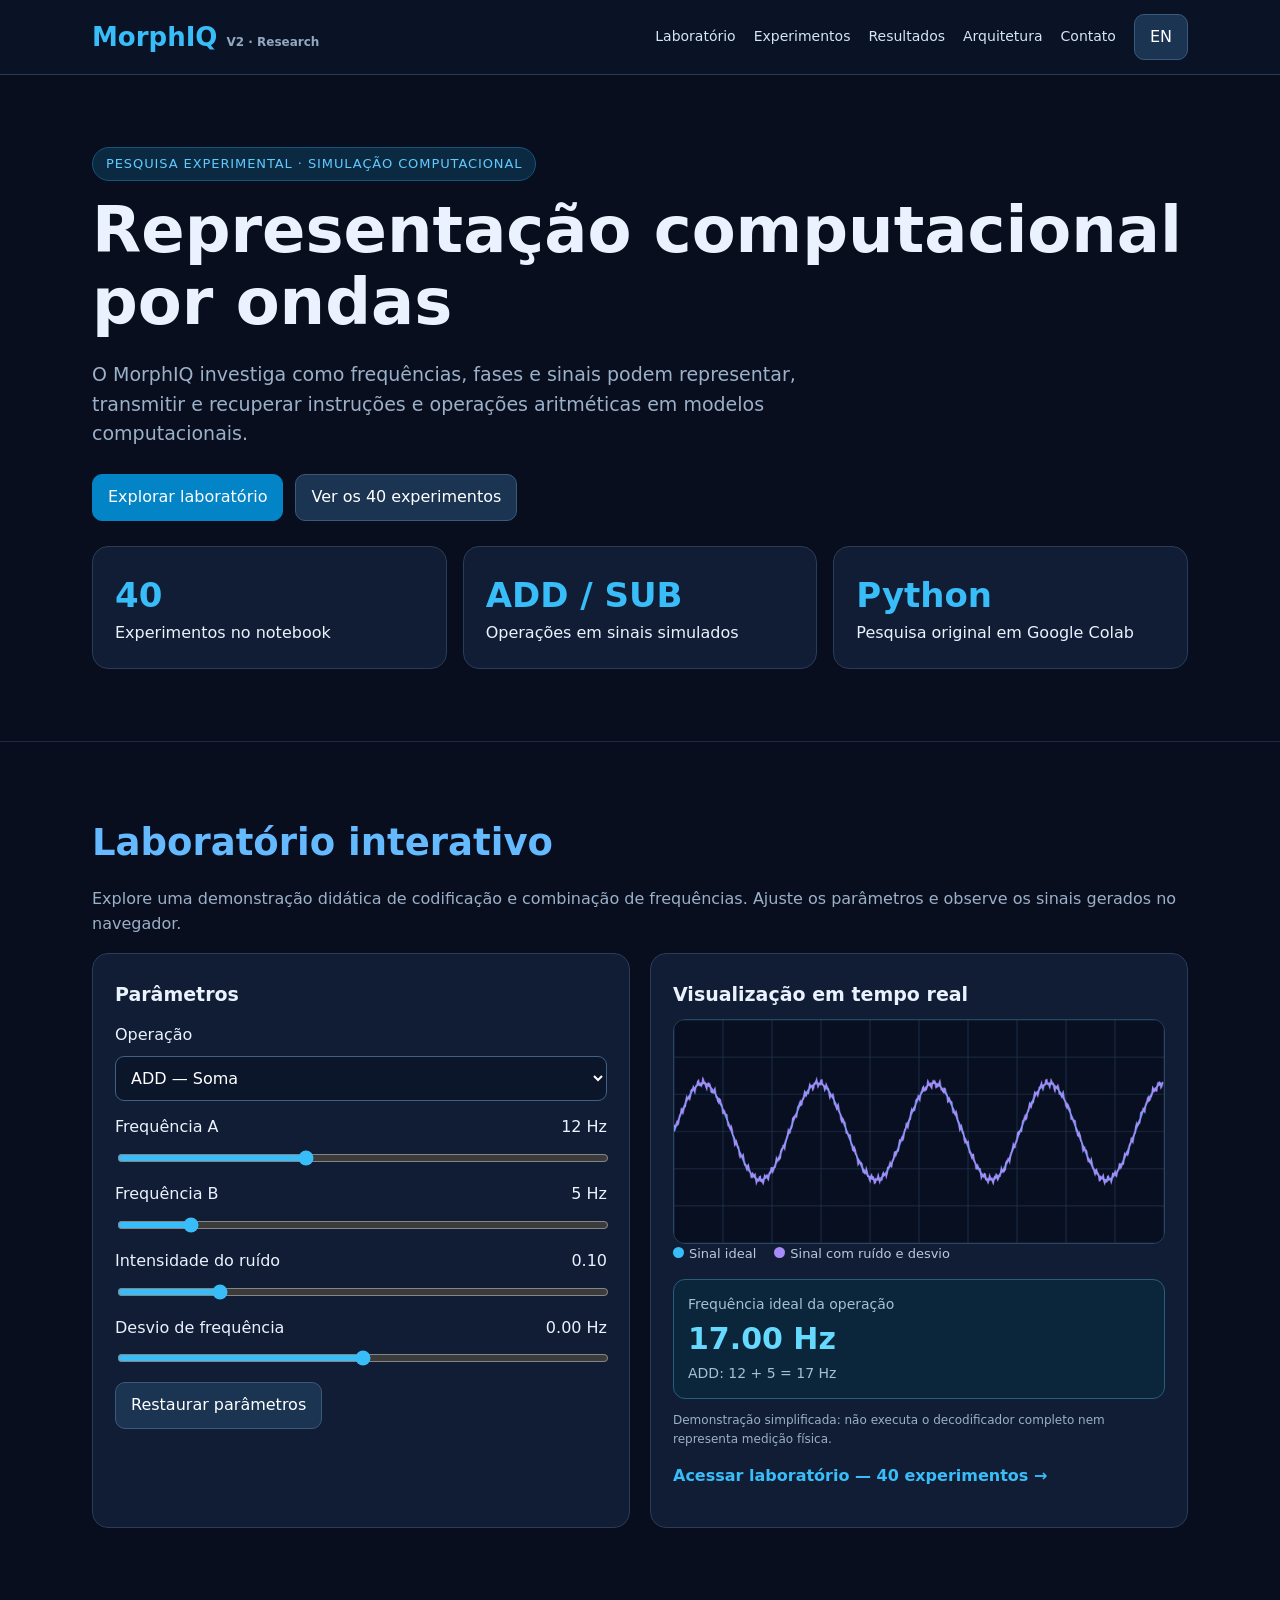
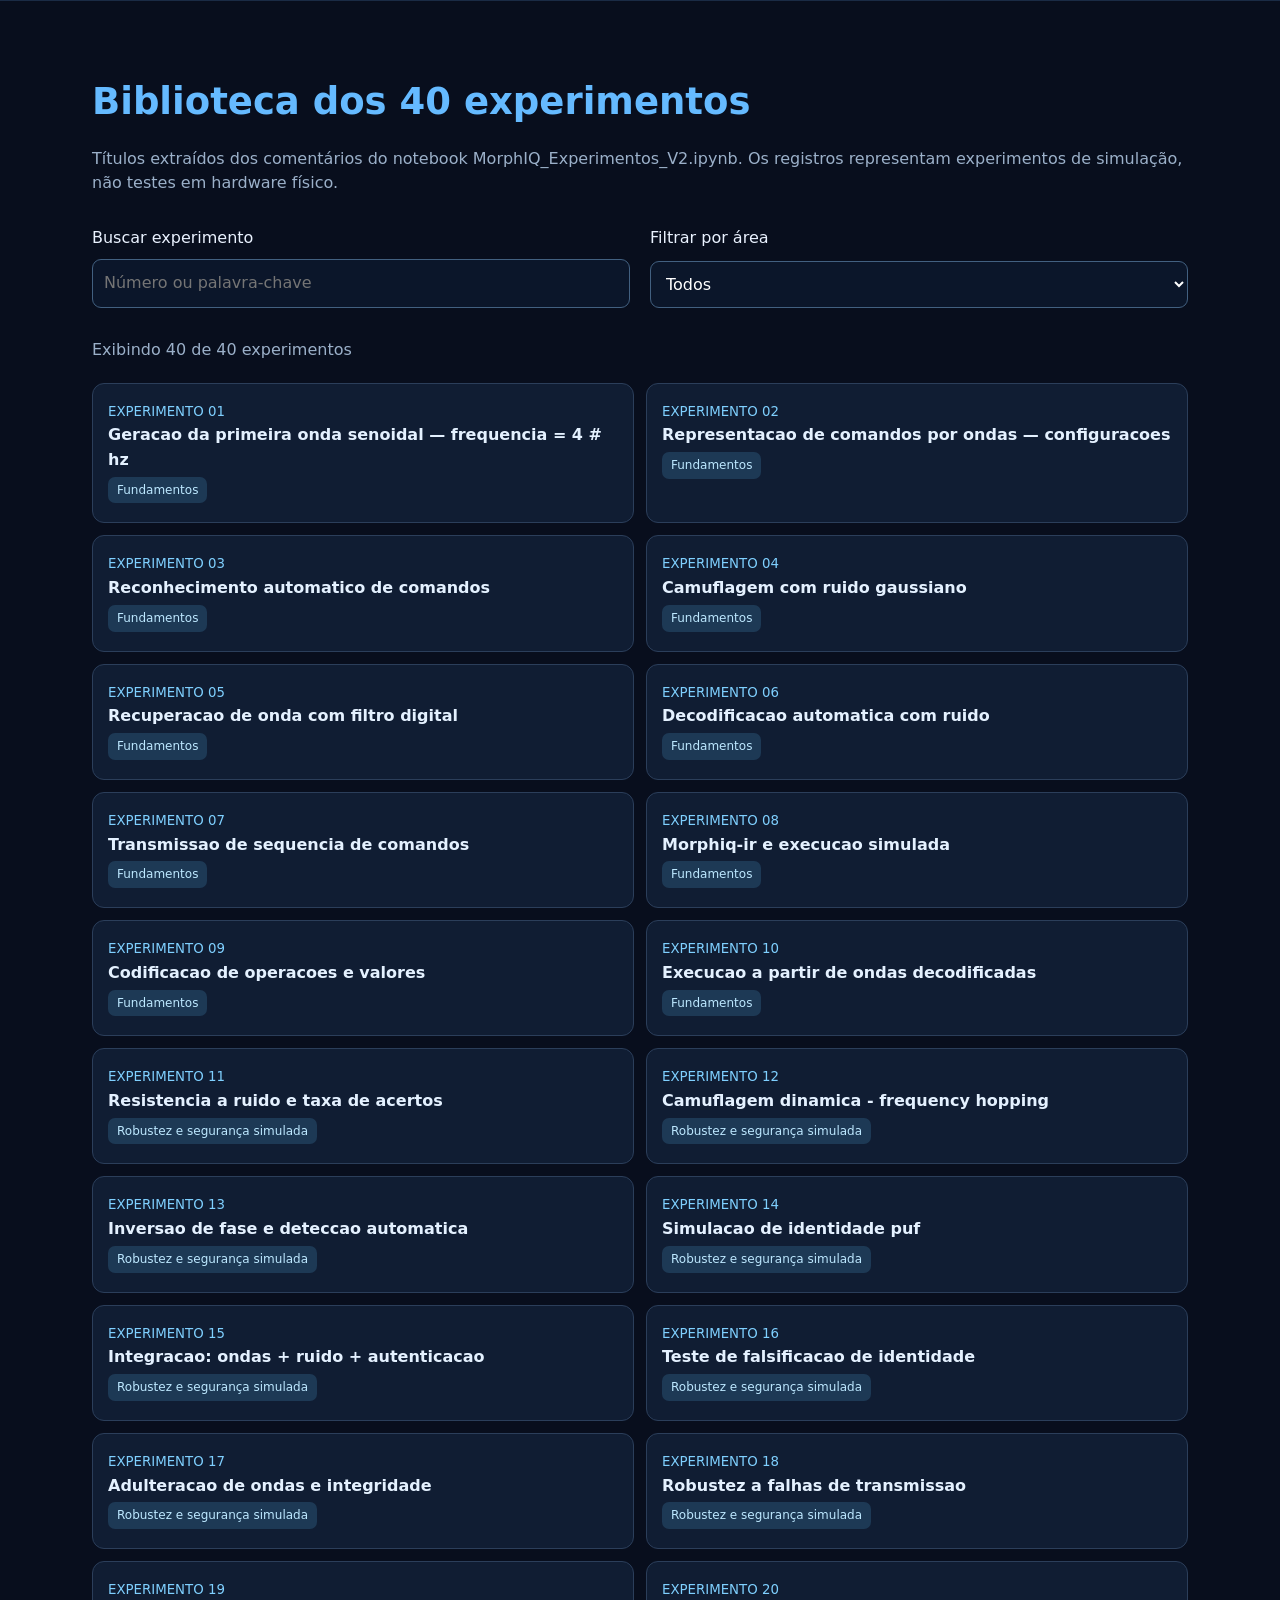
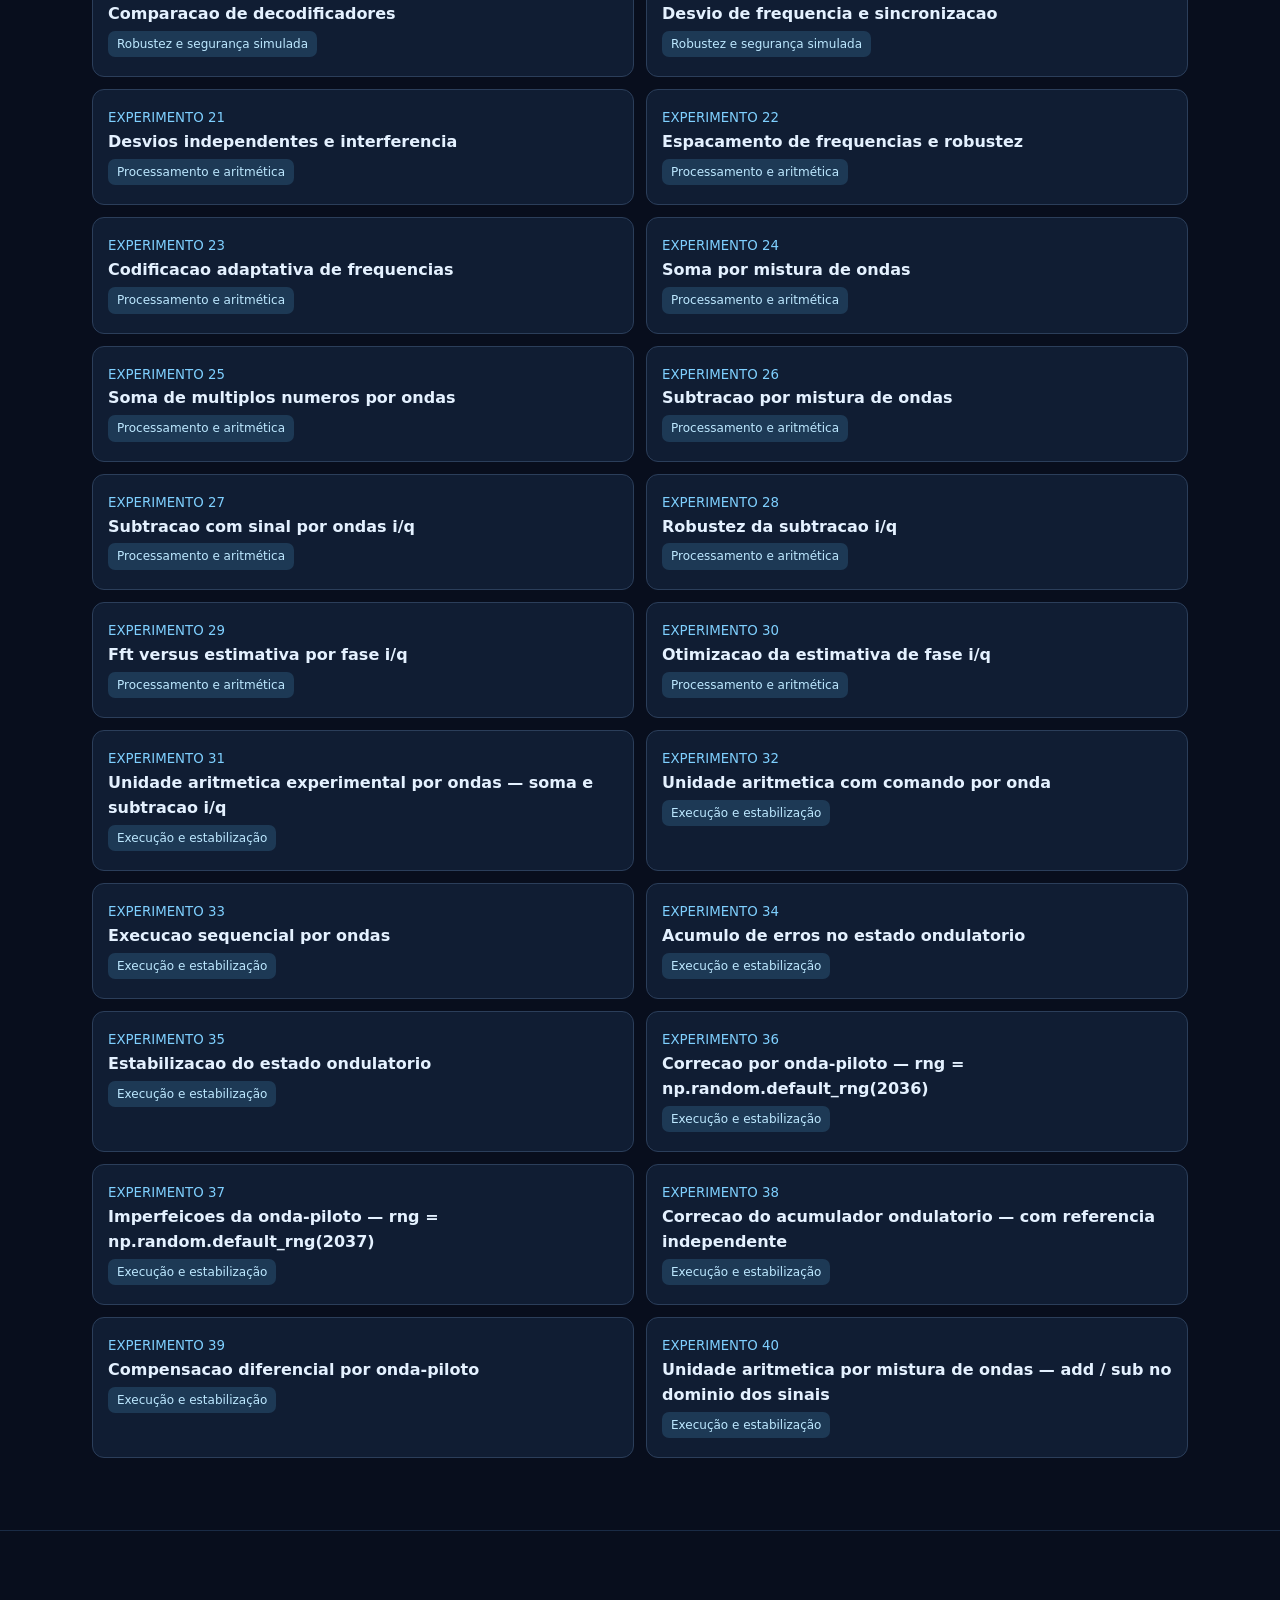
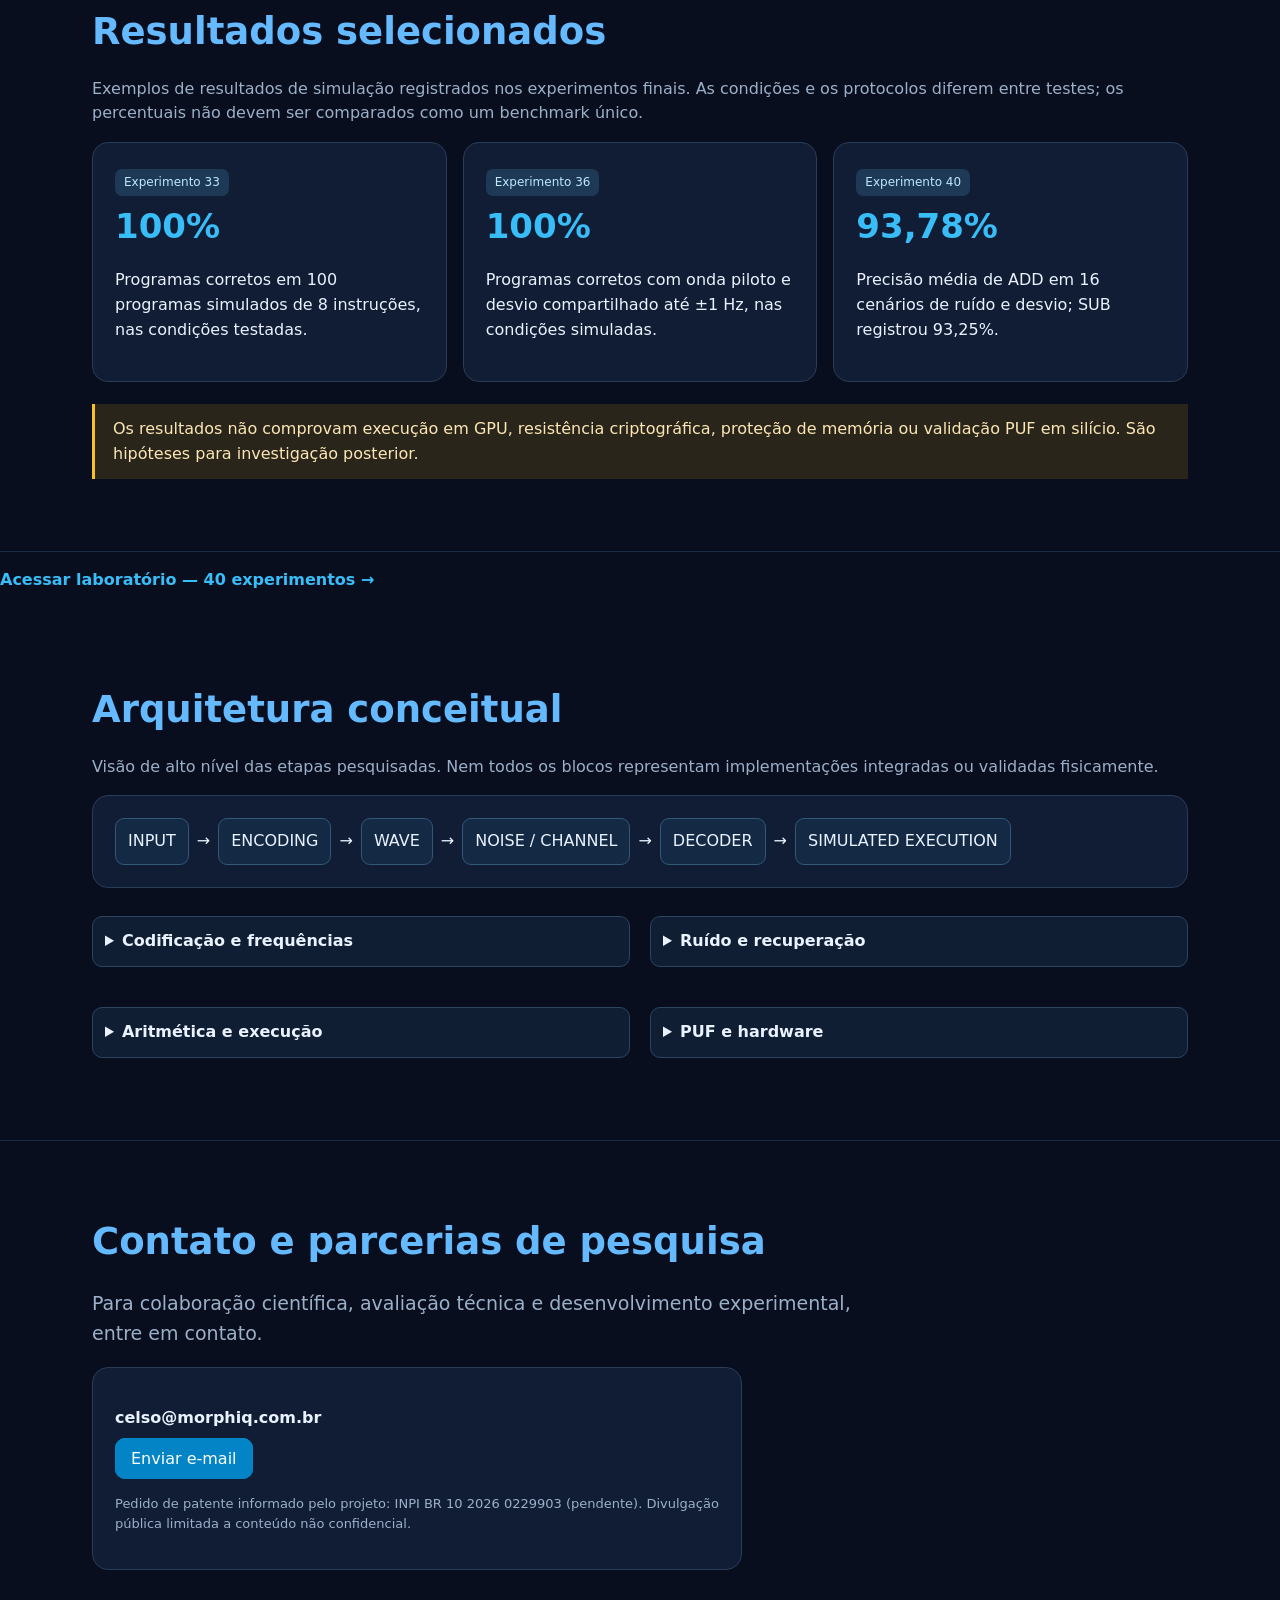
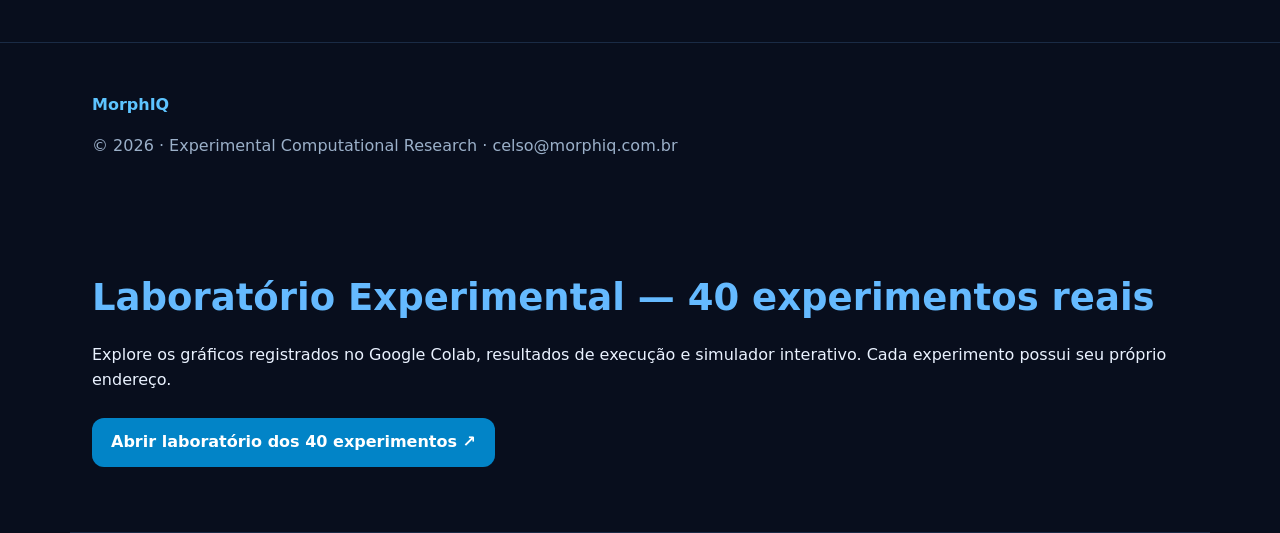
<file: index.html>
<!doctype html><html lang="pt-BR"><head><meta charset="utf-8"><meta name="viewport" content="width=device-width, initial-scale=1"><meta name="description" content="MorphIQ: pesquisa experimental de representação computacional por ondas, 40 experimentos e laboratório interativo."><title>MorphIQ V2 | Wave Computing Research</title><style>
:root{color-scheme:dark;--bg:#080e1d;--panel:#111d34;--panel2:#152641;--text:#eaf2ff;--muted:#9bb0c9;--line:#293c58;--blue:#38bdf8;--purple:#a78bfa;--green:#34d399}*{box-sizing:border-box}html{scroll-behavior:smooth}body{margin:0;background:var(--bg);color:var(--text);font:16px/1.55 system-ui,-apple-system,Segoe UI,sans-serif}a{color:inherit;text-decoration:none}button,input,select{font:inherit}button{cursor:pointer}header{position:sticky;top:0;z-index:5;background:#0b1426f2;border-bottom:1px solid var(--line)}.wrap{max-width:1140px;margin:auto;padding:0 22px}.nav{display:flex;align-items:center;justify-content:space-between;gap:16px;min-height:74px}.logo{font-size:26px;font-weight:850;color:var(--blue)}.links{display:flex;gap:18px;align-items:center;flex-wrap:wrap}.links a{font-size:14px;color:#d5e5f6}.links a:hover{color:var(--blue)}button,.btn{border:1px solid #3b597b;background:#1a3452;color:white;border-radius:10px;padding:10px 15px}.btn.primary,button.primary{background:#0284c7;border-color:#0284c7}.btn:hover,button:hover{filter:brightness(1.13)}section{padding:72px 0;border-bottom:1px solid #1a2b45}h1{font-size:clamp(36px,5vw,65px);line-height:1.12;margin:14px 0 22px}h2{font-size:clamp(27px,3vw,37px);margin:0 0 12px;color:#65baff}h3{margin:4px 0 10px;font-size:19px}.lead{font-size:19px;max-width:780px;color:var(--muted)}.muted{color:var(--muted)}.eyebrow{display:inline-block;border:1px solid #15547b;color:#62caff;background:#0b2a42;border-radius:25px;padding:6px 13px;font-size:13px;letter-spacing:.07em}.grid{display:grid;grid-template-columns:repeat(3,minmax(0,1fr));gap:16px}.two{display:grid;grid-template-columns:repeat(2,minmax(0,1fr));gap:20px}.card{background:var(--panel);border:1px solid var(--line);border-radius:16px;padding:22px;min-width:0}.stat{font-size:34px;color:var(--blue);font-weight:800}.field{display:grid;gap:8px;margin:14px 0}.field label{display:flex;justify-content:space-between;gap:10px}.field input[type=range]{width:100%;accent-color:#38bdf8}.field select,.field input[type=search]{width:100%;padding:11px;border-radius:9px;border:1px solid #426080;background:#0b162a;color:#fff}.tag{display:inline-block;padding:4px 9px;background:#1d3955;border-radius:7px;color:#bde8ff;font-size:12px;margin:4px 5px 4px 0}.chart{width:100%;height:auto;display:block;background:#080f20;border:1px solid #2a4564;border-radius:12px}.result{padding:14px;border:1px solid #285e7b;border-radius:12px;background:#0b253a}.big{font-size:30px;font-weight:800;color:#66d9ff}.exp-grid{display:grid;grid-template-columns:repeat(2,minmax(0,1fr));gap:12px;margin-top:20px}.exp{background:#101d33;border:1px solid #2b3e5a;border-radius:12px;padding:15px}.exp strong{display:block;color:#e4f1ff}.exp small{color:#7fd0ff}.steps{display:flex;gap:8px;align-items:center;flex-wrap:wrap}.steps span{background:#142a44;border:1px solid #315779;padding:10px 12px;border-radius:9px}.notice{border-left:3px solid #fbbf24;padding:13px 18px;background:#2a251b;color:#fce6b4;margin-top:22px}.footer{padding:50px 0}.hide{display:none!important}svg text{fill:#9bb0c9;font-size:11px}.legend{display:flex;gap:18px;flex-wrap:wrap;color:#b9c9dc;font-size:13px}.dot{display:inline-block;width:11px;height:11px;border-radius:50%;margin-right:5px}.metric{font-size:14px;color:#a6bfd7}details{border:1px solid #2b4561;border-radius:10px;padding:12px;margin:10px 0;background:#101e34}summary{cursor:pointer}details summary{cursor:pointer;font-weight:650}#labOutput{font-variant-numeric:tabular-nums}@media(max-width:760px){.links{gap:8px}.links a{font-size:12px}.nav{align-items:flex-start;flex-direction:column;padding:12px 0}.grid,.two,.exp-grid{grid-template-columns:1fr}section{padding:45px 0}.card{padding:17px}.wrap{padding:0 16px}}
</style></head><body>
<header><div class="wrap nav"><a class="logo" href="#inicio">MorphIQ <span style="font-size:12px;color:#93a7c1">V2 · Research</span></a><nav class="links" aria-label="Navegação"><a href="#laboratorio" data-i="navLab">Laboratório</a><a href="#experimentos" data-i="navExp">Experimentos</a><a href="#resultados" data-i="navRes">Resultados</a><a href="#arquitetura" data-i="navArch">Arquitetura</a><a href="#contato" data-i="navContact">Contato</a><button id="lang" type="button" aria-label="Trocar idioma">EN</button></nav></div></header>
<main><section id="inicio"><div class="wrap"><span class="eyebrow" data-i="stage">PESQUISA EXPERIMENTAL · SIMULAÇÃO COMPUTACIONAL</span><h1 data-i="hero">Representação computacional por ondas</h1><p class="lead" data-i="intro">O MorphIQ investiga como frequências, fases e sinais podem representar, transmitir e recuperar instruções e operações aritméticas em modelos computacionais.</p><div style="display:flex;gap:12px;flex-wrap:wrap;margin:25px 0"><a class="btn primary" href="#laboratorio" data-i="try">Explorar laboratório</a><a class="btn" href="#experimentos" data-i="see">Ver os 40 experimentos</a></div><div class="grid"><div class="card"><div class="stat">40</div><span data-i="stat1">Experimentos no notebook</span></div><div class="card"><div class="stat">ADD / SUB</div><span data-i="stat2">Operações em sinais simulados</span></div><div class="card"><div class="stat">Python</div><span data-i="stat3">Pesquisa original em Google Colab</span></div></div></div></section>
<section id="laboratorio"><div class="wrap"><h2 data-i="labTitle">Laboratório interativo</h2><p class="muted" data-i="labDesc">Explore uma demonstração didática de codificação e combinação de frequências. Ajuste os parâmetros e observe os sinais gerados no navegador.</p><div class="two"><div class="card"><h3 data-i="controls">Parâmetros</h3><div class="field"><label for="operation"><span data-i="operation">Operação</span></label><select id="operation"><option value="ADD">ADD — Soma</option><option value="SUB">SUB — Subtração</option></select></div><div class="field"><label for="fa"><span data-i="freqA">Frequência A</span><output id="faOut">12 Hz</output></label><input id="fa" type="range" min="1" max="30" value="12"></div><div class="field"><label for="fb"><span data-i="freqB">Frequência B</span><output id="fbOut">5 Hz</output></label><input id="fb" type="range" min="1" max="30" value="5"></div><div class="field"><label for="noise"><span data-i="noise">Intensidade do ruído</span><output id="noiseOut">0.10</output></label><input id="noise" type="range" min="0" max="0.5" step="0.05" value="0.10"></div><div class="field"><label for="drift"><span data-i="drift">Desvio de frequência</span><output id="driftOut">0.00 Hz</output></label><input id="drift" type="range" min="-1" max="1" step="0.05" value="0"></div><button type="button" id="reset" data-i="reset">Restaurar parâmetros</button></div><div class="card"><h3 data-i="live">Visualização em tempo real</h3><canvas id="wave" class="chart" width="660" height="300" aria-label="Sinais simulados"></canvas><div class="legend"><span><i class="dot" style="background:#38bdf8"></i><span data-i="ideal">Sinal ideal</span></span><span><i class="dot" style="background:#a78bfa"></i><span data-i="observed">Sinal com ruído e desvio</span></span></div><div class="result" style="margin-top:15px"><div class="metric" data-i="expected">Frequência ideal da operação</div><div id="labOutput" class="big">17.00 Hz</div><div class="metric" id="labNote">ADD: 12 + 5 = 17 Hz</div></div><p class="muted" style="font-size:12px" data-i="labCaveat">Demonstração simplificada: não executa o decodificador completo nem representa medição física.</p>
<p><a href="/laboratorio.html" style="color:#38bdf8;font-weight:bold;">Acessar laboratório — 40 experimentos →</a></p> </div></div></div></section>
<section id="experimentos"><div class="wrap"><h2 data-i="expTitle">Biblioteca dos 40 experimentos</h2><p class="muted" data-i="expDesc">Títulos extraídos dos comentários do notebook MorphIQ_Experimentos_V2.ipynb. Os registros representam experimentos de simulação, não testes em hardware físico.</p><div class="two"><div class="field"><label for="searchExp" data-i="search">Buscar experimento</label><input id="searchExp" type="search" placeholder="Número ou palavra-chave"></div><div class="field"><label for="group" data-i="filter">Filtrar por área</label><select id="group"><option value="all">Todos</option><option value="Fundamentos">1–10 · Fundamentos</option><option value="Robustez e segurança simulada">11–20 · Robustez</option><option value="Processamento e aritmética">21–30 · Processamento</option><option value="Execução e estabilização">31–40 · Execução</option></select></div></div><p id="count" class="muted"></p><div id="expList" class="exp-grid"></div></div></section>
<section id="resultados"><div class="wrap"><h2 data-i="resTitle">Resultados selecionados</h2><p class="muted" data-i="resDesc">Exemplos de resultados de simulação registrados nos experimentos finais. As condições e os protocolos diferem entre testes; os percentuais não devem ser comparados como um benchmark único.</p><div class="grid"><div class="card"><span class="tag">Experimento 33</span><div class="stat">100%</div><p data-i="r33">Programas corretos em 100 programas simulados de 8 instruções, nas condições testadas.</p></div><div class="card"><span class="tag">Experimento 36</span><div class="stat">100%</div><p data-i="r36">Programas corretos com onda piloto e desvio compartilhado até ±1 Hz, nas condições simuladas.</p></div><div class="card"><span class="tag">Experimento 40</span><div class="stat">93,78%</div><p data-i="r40">Precisão média de ADD em 16 cenários de ruído e desvio; SUB registrou 93,25%.</p></div></div><div class="notice" data-i="resNote">Os resultados não comprovam execução em GPU, resistência criptográfica, proteção de memória ou validação PUF em silício. São hipóteses para investigação posterior.</div></div></section><p><a href="/laboratorio.html" style="color:#38bdf8;font-weight:bold;">Acessar laboratório — 40 experimentos →</a></p>
<section id="arquitetura"><div class="wrap"><h2 data-i="archTitle">Arquitetura conceitual</h2><p class="muted" data-i="archDesc">Visão de alto nível das etapas pesquisadas. Nem todos os blocos representam implementações integradas ou validadas fisicamente.</p><div class="card"><div class="steps"><span>INPUT</span>→<span>ENCODING</span>→<span>WAVE</span>→<span>NOISE / CHANNEL</span>→<span>DECODER</span>→<span>SIMULATED EXECUTION</span></div></div><div class="two" style="margin-top:18px"><details><summary data-i="d1">Codificação e frequências</summary><p data-i="p1">Os comandos e operandos são mapeados para parâmetros de sinais no modelo computacional.</p></details><details><summary data-i="d2">Ruído e recuperação</summary><p data-i="p2">Os experimentos investigam filtragem, FFT, estimativa de fase e desempenho sob perturbações.</p></details><details><summary data-i="d3">Aritmética e execução</summary><p data-i="p3">Os testes finais exploram ADD, SUB, programas sequenciais e estabilização de estados.</p></details><details><summary data-i="d4">PUF e hardware</summary><p data-i="p4">A identidade PUF foi explorada por simulação; validação em silício e integração CUDA/GPU permanecem como trabalhos futuros.</p></details></div></div></section>
<section id="contato"><div class="wrap"><h2 data-i="contactTitle">Contato e parcerias de pesquisa</h2><p class="lead" data-i="contactDesc">Para colaboração científica, avaliação técnica e desenvolvimento experimental, entre em contato.</p><div class="card" style="max-width:650px"><p><strong>celso@morphiq.com.br</strong></p><a class="btn primary" href="mailto:celso@morphiq.com.br?subject=MorphIQ%20-%20Research%20Collaboration" data-i="email">Enviar e-mail</a><p class="muted" style="font-size:13px;margin-top:22px" data-i="patent">Pedido de patente informado pelo projeto: INPI BR 10 2026 0229903 (pendente). Divulgação pública limitada a conteúdo não confidencial.</p></div></div></section></main>
<footer class="footer"><div class="wrap"><strong style="color:#5dc4ff">MorphIQ</strong><p class="muted">© 2026 · Experimental Computational Research · celso@morphiq.com.br</p></div></footer>
<script>const EXPERIMENTS=[{"n": 1, "title": "Geracao da primeira onda senoidal — frequencia = 4       # hz", "group": "Fundamentos"}, {"n": 2, "title": "Representacao de comandos por ondas — configuracoes", "group": "Fundamentos"}, {"n": 3, "title": "Reconhecimento automatico de comandos", "group": "Fundamentos"}, {"n": 4, "title": "Camuflagem com ruido gaussiano", "group": "Fundamentos"}, {"n": 5, "title": "Recuperacao de onda com filtro digital", "group": "Fundamentos"}, {"n": 6, "title": "Decodificacao automatica com ruido", "group": "Fundamentos"}, {"n": 7, "title": "Transmissao de sequencia de comandos", "group": "Fundamentos"}, {"n": 8, "title": "Morphiq-ir e execucao simulada", "group": "Fundamentos"}, {"n": 9, "title": "Codificacao de operacoes e valores", "group": "Fundamentos"}, {"n": 10, "title": "Execucao a partir de ondas decodificadas", "group": "Fundamentos"}, {"n": 11, "title": "Resistencia a ruido e taxa de acertos", "group": "Robustez e segurança simulada"}, {"n": 12, "title": "Camuflagem dinamica - frequency hopping", "group": "Robustez e segurança simulada"}, {"n": 13, "title": "Inversao de fase e deteccao automatica", "group": "Robustez e segurança simulada"}, {"n": 14, "title": "Simulacao de identidade puf", "group": "Robustez e segurança simulada"}, {"n": 15, "title": "Integracao: ondas + ruido + autenticacao", "group": "Robustez e segurança simulada"}, {"n": 16, "title": "Teste de falsificacao de identidade", "group": "Robustez e segurança simulada"}, {"n": 17, "title": "Adulteracao de ondas e integridade", "group": "Robustez e segurança simulada"}, {"n": 18, "title": "Robustez a falhas de transmissao", "group": "Robustez e segurança simulada"}, {"n": 19, "title": "Comparacao de decodificadores", "group": "Robustez e segurança simulada"}, {"n": 20, "title": "Desvio de frequencia e sincronizacao", "group": "Robustez e segurança simulada"}, {"n": 21, "title": "Desvios independentes e interferencia", "group": "Processamento e aritmética"}, {"n": 22, "title": "Espacamento de frequencias e robustez", "group": "Processamento e aritmética"}, {"n": 23, "title": "Codificacao adaptativa de frequencias", "group": "Processamento e aritmética"}, {"n": 24, "title": "Soma por mistura de ondas", "group": "Processamento e aritmética"}, {"n": 25, "title": "Soma de multiplos numeros por ondas", "group": "Processamento e aritmética"}, {"n": 26, "title": "Subtracao por mistura de ondas", "group": "Processamento e aritmética"}, {"n": 27, "title": "Subtracao com sinal por ondas i/q", "group": "Processamento e aritmética"}, {"n": 28, "title": "Robustez da subtracao i/q", "group": "Processamento e aritmética"}, {"n": 29, "title": "Fft versus estimativa por fase i/q", "group": "Processamento e aritmética"}, {"n": 30, "title": "Otimizacao da estimativa de fase i/q", "group": "Processamento e aritmética"}, {"n": 31, "title": "Unidade aritmetica experimental por ondas — soma e subtracao i/q", "group": "Execução e estabilização"}, {"n": 32, "title": "Unidade aritmetica com comando por onda", "group": "Execução e estabilização"}, {"n": 33, "title": "Execucao sequencial por ondas", "group": "Execução e estabilização"}, {"n": 34, "title": "Acumulo de erros no estado ondulatorio", "group": "Execução e estabilização"}, {"n": 35, "title": "Estabilizacao do estado ondulatorio", "group": "Execução e estabilização"}, {"n": 36, "title": "Correcao por onda-piloto — rng = np.random.default_rng(2036)", "group": "Execução e estabilização"}, {"n": 37, "title": "Imperfeicoes da onda-piloto — rng = np.random.default_rng(2037)", "group": "Execução e estabilização"}, {"n": 38, "title": "Correcao do acumulador ondulatorio — com referencia independente", "group": "Execução e estabilização"}, {"n": 39, "title": "Compensacao diferencial por onda-piloto", "group": "Execução e estabilização"}, {"n": 40, "title": "Unidade aritmetica por mistura de ondas — add / sub no dominio dos sinais", "group": "Execução e estabilização"}];
const T={pt:{navLab:'Laboratório',navExp:'Experimentos',navRes:'Resultados',navArch:'Arquitetura',navContact:'Contato',stage:'PESQUISA EXPERIMENTAL · SIMULAÇÃO COMPUTACIONAL',hero:'Representação computacional por ondas',intro:'O MorphIQ investiga como frequências, fases e sinais podem representar, transmitir e recuperar instruções e operações aritméticas em modelos computacionais.',try:'Explorar laboratório',see:'Ver os 40 experimentos',stat1:'Experimentos no notebook',stat2:'Operações em sinais simulados',stat3:'Pesquisa original em Google Colab',labTitle:'Laboratório interativo',labDesc:'Explore uma demonstração didática de codificação e combinação de frequências. Ajuste os parâmetros e observe os sinais gerados no navegador.',controls:'Parâmetros',operation:'Operação',freqA:'Frequência A',freqB:'Frequência B',noise:'Intensidade do ruído',drift:'Desvio de frequência',reset:'Restaurar parâmetros',live:'Visualização em tempo real',ideal:'Sinal ideal',observed:'Sinal com ruído e desvio',expected:'Frequência ideal da operação',labCaveat:'Demonstração simplificada: não executa o decodificador completo nem representa medição física.',expTitle:'Biblioteca dos 40 experimentos',expDesc:'Títulos extraídos dos comentários do notebook MorphIQ_Experimentos_V2.ipynb. Os registros representam experimentos de simulação, não testes em hardware físico.',search:'Buscar experimento',filter:'Filtrar por área',resTitle:'Resultados selecionados',resDesc:'Exemplos de resultados de simulação registrados nos experimentos finais. As condições e os protocolos diferem entre testes; os percentuais não devem ser comparados como um benchmark único.',r33:'Programas corretos em 100 programas simulados de 8 instruções, nas condições testadas.',r36:'Programas corretos com onda piloto e desvio compartilhado até ±1 Hz, nas condições simuladas.',r40:'Precisão média de ADD em 16 cenários de ruído e desvio; SUB registrou 93,25%.',resNote:'Os resultados não comprovam execução em GPU, resistência criptográfica, proteção de memória ou validação PUF em silício. São hipóteses para investigação posterior.',archTitle:'Arquitetura conceitual',archDesc:'Visão de alto nível das etapas pesquisadas. Nem todos os blocos representam implementações integradas ou validadas fisicamente.',d1:'Codificação e frequências',p1:'Os comandos e operandos são mapeados para parâmetros de sinais no modelo computacional.',d2:'Ruído e recuperação',p2:'Os experimentos investigam filtragem, FFT, estimativa de fase e desempenho sob perturbações.',d3:'Aritmética e execução',p3:'Os testes finais exploram ADD, SUB, programas sequenciais e estabilização de estados.',d4:'PUF e hardware',p4:'A identidade PUF foi explorada por simulação; validação em silício e integração CUDA/GPU permanecem como trabalhos futuros.',contactTitle:'Contato e parcerias de pesquisa',contactDesc:'Para colaboração científica, avaliação técnica e desenvolvimento experimental, entre em contato.',email:'Enviar e-mail',patent:'Pedido de patente informado pelo projeto: INPI BR 10 2026 0229903 (pendente). Divulgação pública limitada a conteúdo não confidencial.'},en:{navLab:'Laboratory',navExp:'Experiments',navRes:'Results',navArch:'Architecture',navContact:'Contact',stage:'EXPERIMENTAL RESEARCH · COMPUTATIONAL SIMULATION',hero:'Wave-based computational representation',intro:'MorphIQ investigates how frequencies, phases and signals can represent, transmit and recover instructions and arithmetic operations in computational models.',try:'Explore laboratory',see:'Explore 40 experiments',stat1:'Experiments in notebook',stat2:'Simulated signal operations',stat3:'Original Google Colab research',labTitle:'Interactive laboratory',labDesc:'Explore an educational demonstration of frequency encoding and combination. Adjust parameters and observe browser-generated signals.',controls:'Parameters',operation:'Operation',freqA:'Frequency A',freqB:'Frequency B',noise:'Noise level',drift:'Frequency offset',reset:'Reset parameters',live:'Live visualization',ideal:'Ideal signal',observed:'Signal with noise and offset',expected:'Ideal operation frequency',labCaveat:'Simplified demonstration: does not run the full decoder or represent physical measurement.',expTitle:'40-experiment library',expDesc:'Titles extracted from the MorphIQ_Experimentos_V2.ipynb notebook comments. These are simulation experiments, not physical hardware tests.',search:'Search experiments',filter:'Filter by topic',resTitle:'Selected results',resDesc:'Examples of simulation results recorded in later experiments. Test conditions and protocols vary; these percentages are not a single unified benchmark.',r33:'Correct programs in 100 simulated 8-instruction programs, under tested conditions.',r36:'Correct programs using a pilot wave with shared offsets up to ±1 Hz, in simulation.',r40:'Mean ADD accuracy across 16 noise/offset scenarios; SUB achieved 93.25%.',resNote:'These results do not establish GPU execution, cryptographic security, memory protection or silicon PUF validation. These remain future research topics.',archTitle:'Conceptual architecture',archDesc:'High-level view of the research stages. Not all blocks are integrated or physically validated implementations.',d1:'Encoding and frequencies',p1:'Instructions and operands are mapped to signal parameters in the computational model.',d2:'Noise and recovery',p2:'Experiments investigate filtering, FFT, phase estimation and performance under perturbations.',d3:'Arithmetic and execution',p3:'Later tests explore ADD, SUB, sequential programs and state stabilization.',d4:'PUF and hardware',p4:'PUF identity was investigated through simulation; silicon validation and CUDA/GPU integration remain future work.',contactTitle:'Contact and research partnerships',contactDesc:'For scientific collaboration, technical evaluation and experimental development, get in touch.',email:'Send email',patent:'Patent application reported by the project: INPI BR 10 2026 0229903 (pending). Public materials are limited to non-confidential content.'}};
let language='pt';const $=id=>document.getElementById(id);function renderLang(){document.documentElement.lang=language==='pt'?'pt-BR':'en';document.querySelectorAll('[data-i]').forEach(el=>el.textContent=T[language][el.dataset.i]);$('lang').textContent=language==='pt'?'EN':'PT';$('searchExp').placeholder=language==='pt'?'Número ou palavra-chave':'Number or keyword';renderExp();draw();}function renderExp(){const q=$('searchExp').value.toLowerCase().trim(),group=$('group').value;const items=EXPERIMENTS.filter(e=>(group==='all'||e.group===group)&&(`${e.n} ${e.title} ${e.group}`).toLowerCase().includes(q));$('count').textContent=(language==='pt'?'Exibindo ':'Showing ')+items.length+(language==='pt'?' de 40 experimentos':' of 40 experiments');$('expList').replaceChildren(...items.map(e=>{const d=document.createElement('article');d.className='exp';const s=document.createElement('small');s.textContent=(language==='pt'?'EXPERIMENTO ':'EXPERIMENT ')+String(e.n).padStart(2,'0');const t=document.createElement('strong');t.textContent=e.title;const g=document.createElement('span');g.className='tag';g.textContent=e.group;d.append(s,t,g);return d;}));}function draw(){const a=+$('fa').value,b=+$('fb').value,noise=+$('noise').value,drift=+$('drift').value,op=$('operation').value,f=op==='ADD'?a+b:Math.abs(a-b);$('faOut').textContent=a+' Hz';$('fbOut').textContent=b+' Hz';$('noiseOut').textContent=noise.toFixed(2);$('driftOut').textContent=drift.toFixed(2)+' Hz';$('labOutput').textContent=f.toFixed(2)+' Hz';$('labNote').textContent=`${op}: ${a} ${op==='ADD'?'+':'−'} ${b} = ${f} Hz`;const c=$('wave'),ctx=c.getContext('2d'),w=c.width,h=c.height;ctx.clearRect(0,0,w,h);ctx.fillStyle='#080f20';ctx.fillRect(0,0,w,h);ctx.strokeStyle='#20344e';ctx.lineWidth=1;for(let i=0;i<=10;i++){ctx.beginPath();ctx.moveTo(i*w/10,0);ctx.lineTo(i*w/10,h);ctx.stroke()}for(let i=0;i<=6;i++){ctx.beginPath();ctx.moveTo(0,i*h/6);ctx.lineTo(w,i*h/6);ctx.stroke()}function trace(color,fn){ctx.beginPath();ctx.lineWidth=2.2;ctx.strokeStyle=color;for(let i=0;i<w;i++){const t=i/w;const y=h/2-65*fn(t,i);i?ctx.lineTo(i,y):ctx.moveTo(i,y)}ctx.stroke()}trace('#38bdf8',t=>Math.sin(2*Math.PI*f*t/4));trace('#a78bfa',(t,i)=>Math.sin(2*Math.PI*(f+drift)*t/4)+noise*(.55*Math.sin(i*.83)+.35*Math.sin(i*1.97)+.1*Math.cos(i*.19)));}['fa','fb','noise','drift','operation'].forEach(id=>$(id).addEventListener('input',draw));$('reset').addEventListener('click',()=>{$('fa').value=12;$('fb').value=5;$('noise').value=.1;$('drift').value=0;$('operation').value='ADD';draw()});$('lang').addEventListener('click',()=>{language=language==='pt'?'en':'pt';renderLang()});$('searchExp').addEventListener('input',renderExp);$('group').addEventListener('change',renderExp);renderLang();</script><style>.morphiq-cta{display:inline-flex;gap:10px;align-items:center;background:#0284c7;color:white!important;padding:12px 19px;border-radius:12px;font-weight:700;margin:10px 0}.morphiq-cta:hover{background:#0369a1}</style><section class="wrap" id="laboratorio-completo" style="padding-top:45px;padding-bottom:55px"><h2>Laboratório Experimental — 40 experimentos reais</h2><p>Explore os gráficos registrados no Google Colab, resultados de execução e simulador interativo. Cada experimento possui seu próprio endereço.</p><a class="morphiq-cta" href="laboratorio.html">Abrir laboratório dos 40 experimentos ↗</a></section>
<style>
.exp { cursor: pointer; }
.exp:hover { border-color: #38bdf8; }
.exp:focus-visible { outline: 2px solid #38bdf8; }
.exp-graficos { margin-top: 14px; }
.exp-graficos img {
  display: block;
  width: 100%;
  height: auto;
  margin: 12px 0;
  border-radius: 10px;
  background: #fff;
}
.exp-graficos p { color: #9bb0c9; font-size: 13px; }
</style>
<script>
(function () {
  const lista = document.getElementById('expList');
  if (!lista) return;

  lista.addEventListener('click', function (event) {
    const cartao = event.target.closest('.exp');
    if (!cartao || !lista.contains(cartao)) return;

    const aberto = cartao.querySelector('.exp-graficos');
    if (aberto) {
      aberto.remove();
      return;
    }

    const numeroTexto = cartao.querySelector('small')?.textContent || '';
    const numero = Number(numeroTexto.match(/\d+/)?.[0]);
    if (!numero || numero > 40) return;

    const detalhes = document.createElement('div');
    detalhes.className = 'exp-graficos';

    const legenda = document.createElement('p');
    legenda.textContent = 'Gráficos do experimento ' + numero;
    detalhes.appendChild(legenda);

    const prefixo = 'graficos/experimento_' +
      String(numero).padStart(2, '0') + '_';

    for (let i = 1; i <= 5; i++) {
      const img = document.createElement('img');
      img.loading = 'lazy';
      img.alt = 'Experimento ' + numero + ' — gráfico ' + i;
      img.src = prefixo + i + '.png';
      img.onerror = function () { this.remove(); };
      detalhes.appendChild(img);
    }

    cartao.appendChild(detalhes);
  });
})();
</script>
</body></html>
</file>
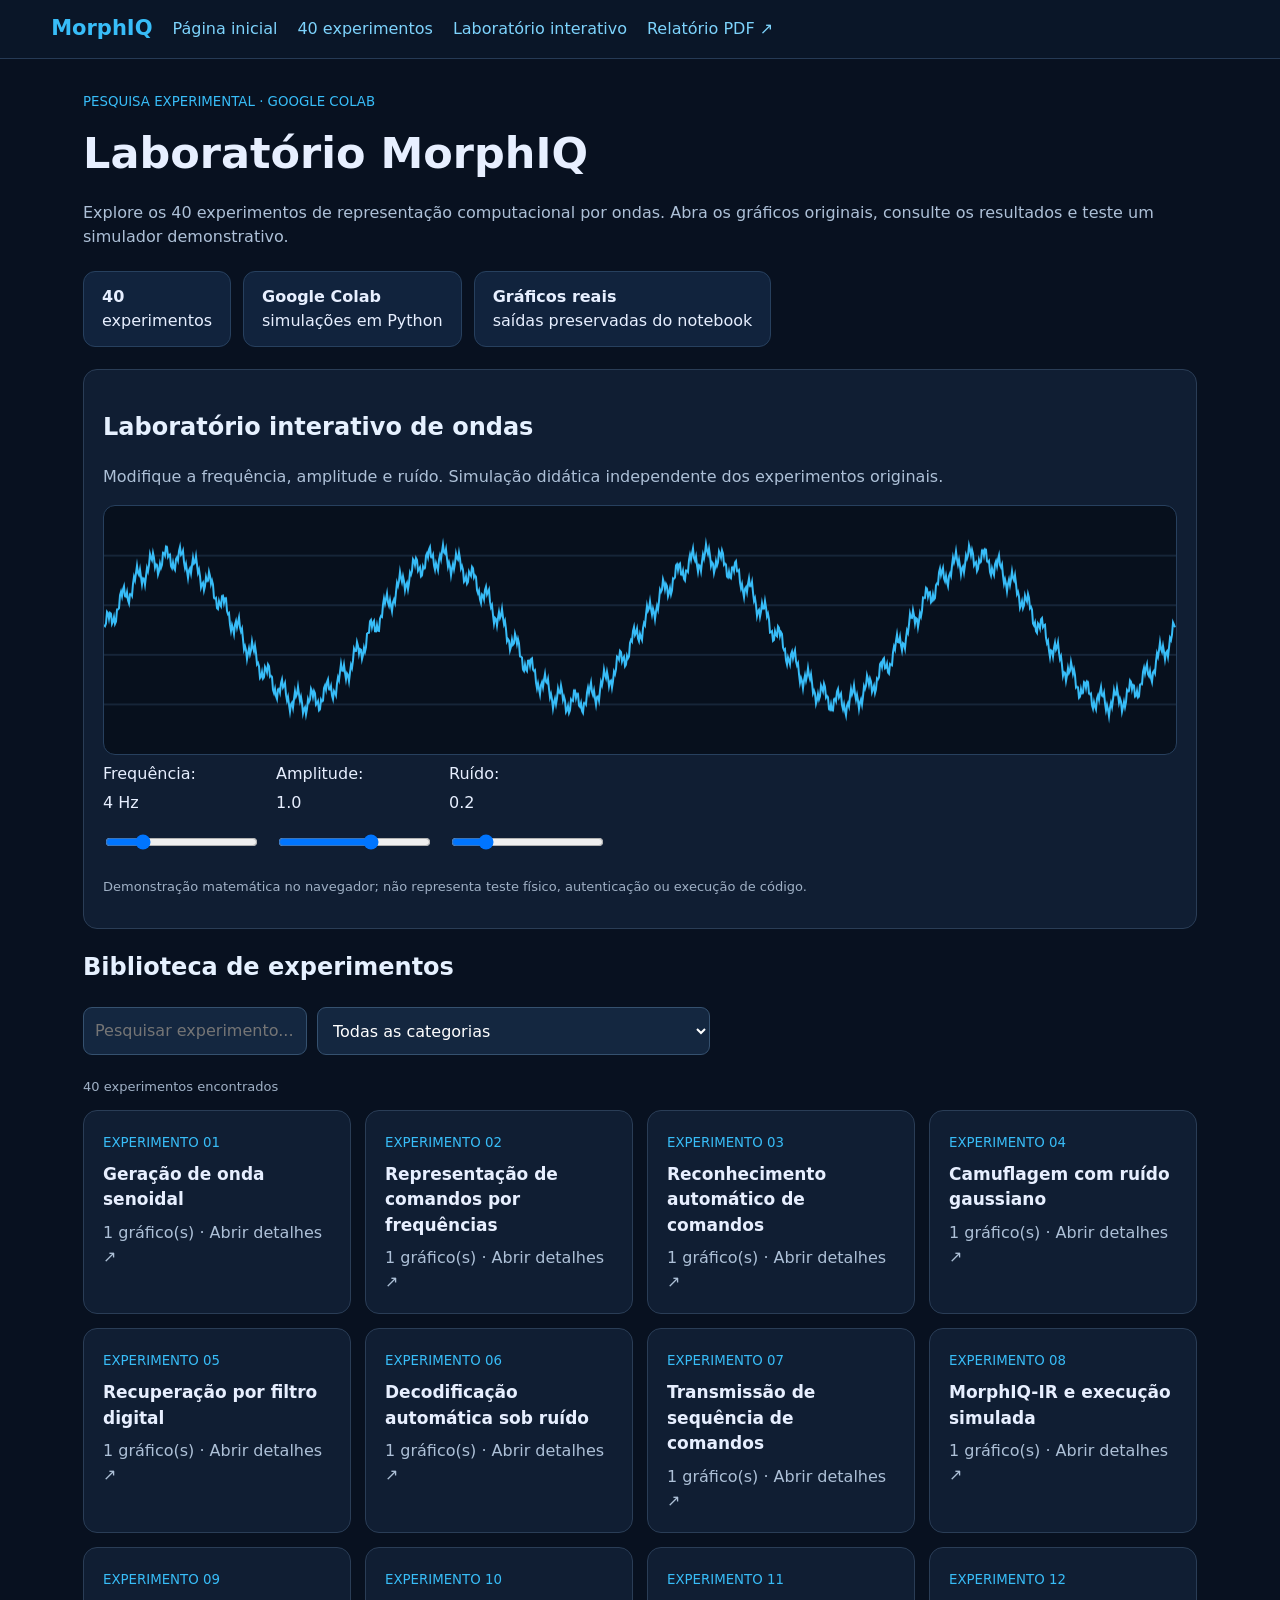
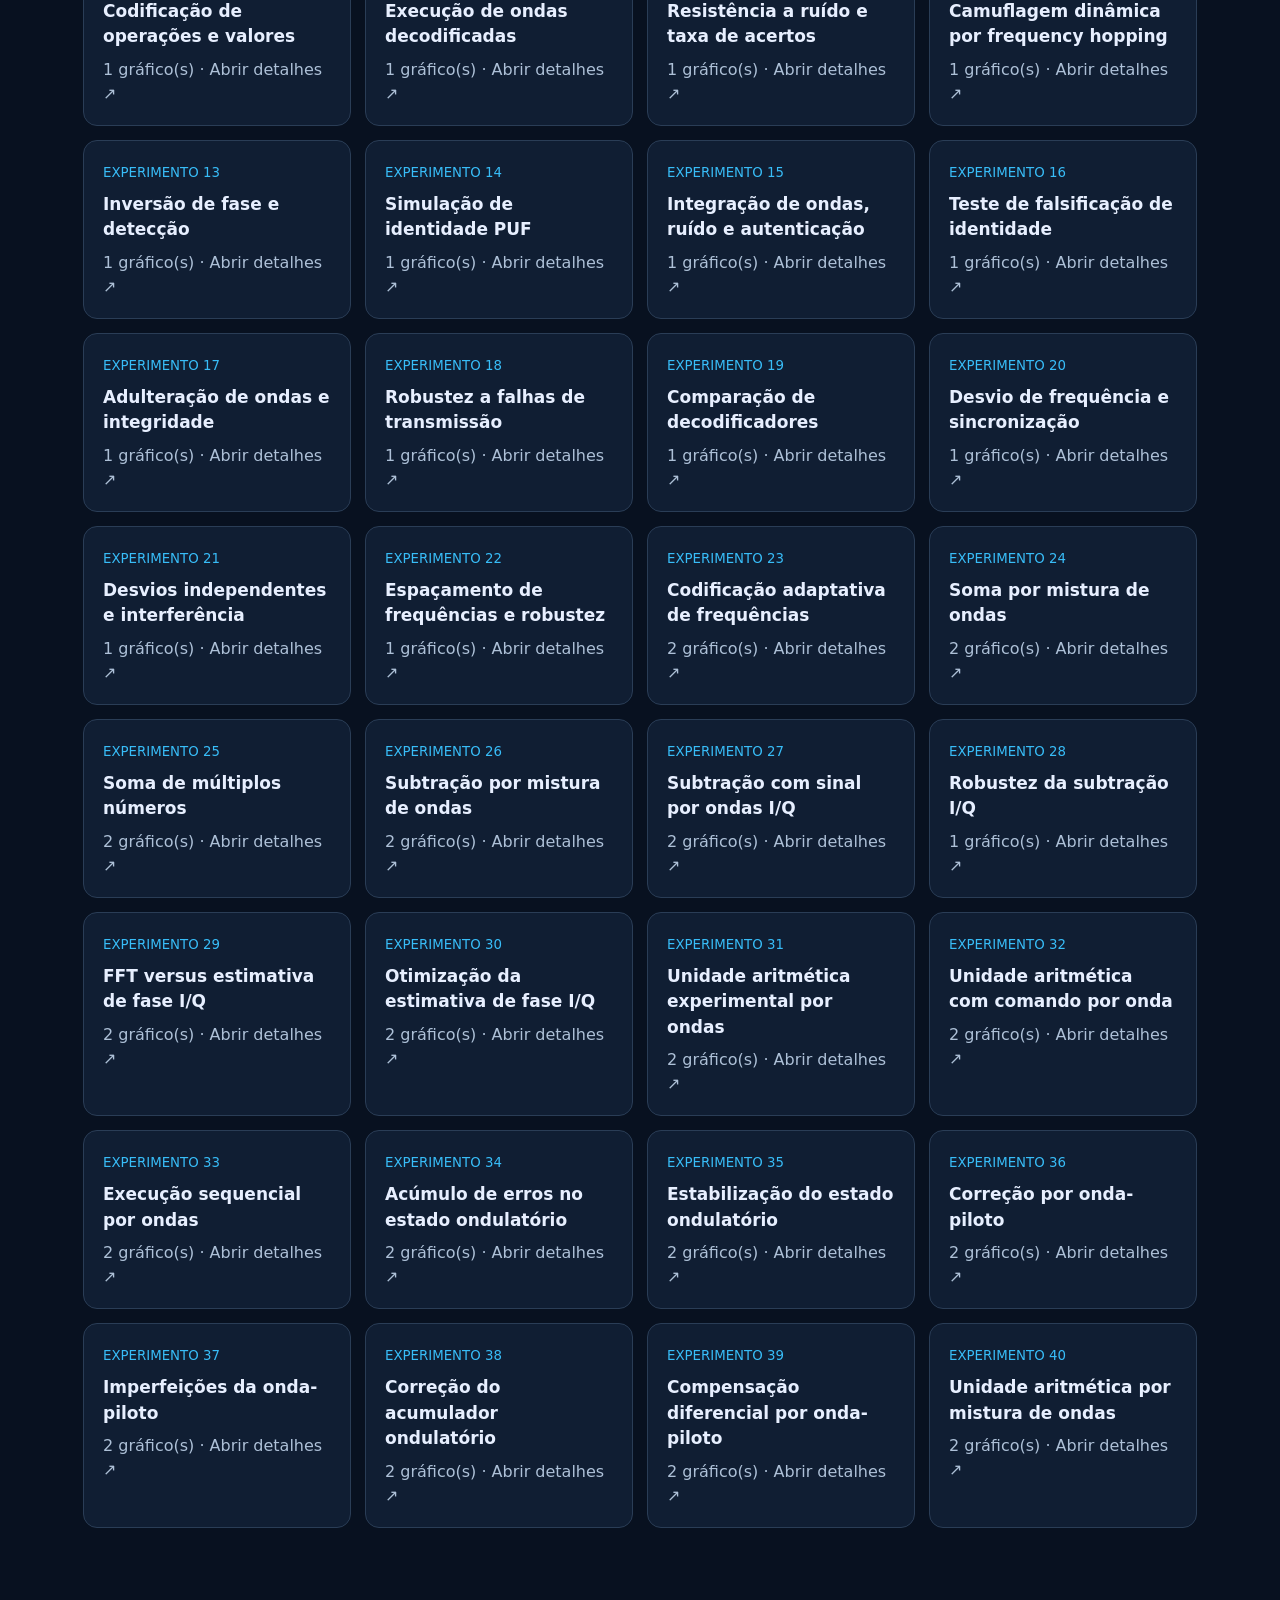
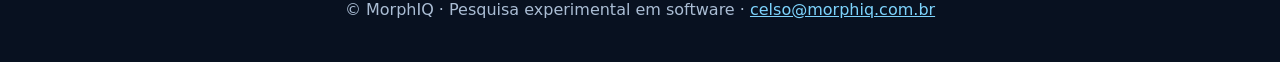
<file: laboratorio.html>
<!doctype html><html lang="pt-BR"><head><meta charset="utf-8"><meta name="viewport" content="width=device-width,initial-scale=1"><meta name="description" content="MorphIQ: laboratório experimental com 40 experimentos, gráficos e simulador de ondas."><title>Laboratório dos 40 Experimentos | MorphIQ</title><link rel="stylesheet" href="lab.css"></head><body><header><strong>MorphIQ</strong><a href="index.html">Página inicial</a><a href="#biblioteca">40 experimentos</a><a href="#simulador">Laboratório interativo</a><a href="relatorio_40_experimentos.pdf" target="_blank">Relatório PDF ↗</a></header><main class="wrap"><small style="color:#38bdf8">PESQUISA EXPERIMENTAL · GOOGLE COLAB</small><h1>Laboratório MorphIQ</h1><p>Explore os 40 experimentos de representação computacional por ondas. Abra os gráficos originais, consulte os resultados e teste um simulador demonstrativo.</p><div class="stats"><div class="stat"><strong>40</strong><br>experimentos</div><div class="stat"><strong>Google Colab</strong><br>simulações em Python</div><div class="stat"><strong>Gráficos reais</strong><br>saídas preservadas do notebook</div></div><section id="simulador" class="panel"><h2>Laboratório interativo de ondas</h2><p>Modifique a frequência, amplitude e ruído. Simulação didática independente dos experimentos originais.</p><canvas id="wave" role="img" aria-label="Gráfico de onda simulada"></canvas><div class="controls"><label>Frequência: <span id="fv"></span><input id="freq" type="range" min="1" max="20" value="4" step="1"></label><label>Amplitude: <span id="av"></span><input id="amp" type="range" min="0.1" max="1.5" value="1" step="0.1"></label><label>Ruído: <span id="nv"></span><input id="noise" type="range" min="0" max="1.5" value="0.2" step="0.1"></label></div><p class="note">Demonstração matemática no navegador; não representa teste físico, autenticação ou execução de código.</p></section><section id="biblioteca"><h2>Biblioteca de experimentos</h2><div class="toolbar"><input id="q" placeholder="Pesquisar experimento..." aria-label="Pesquisar experimento"><select id="group" aria-label="Filtrar categoria"></select></div><p id="count" class="note"></p><div id="cards" class="grid"></div></section><section id="detail" class="panel detail hidden"></section></main><footer>© MorphIQ · Pesquisa experimental em software · <a href="mailto:celso@morphiq.com.br">celso@morphiq.com.br</a></footer><script src="lab.js"></script></body></html>
</file>
<file: lab.css>
*{box-sizing:border-box}html{scroll-behavior:smooth}body{margin:0;background:#081120;color:#e7efff;font:16px/1.5 system-ui,Segoe UI,Arial}a{color:#7dd3fc}header{position:sticky;top:0;z-index:4;background:#0b1729ed;border-bottom:1px solid #263a55;padding:13px 4%;display:flex;gap:20px;align-items:center;flex-wrap:wrap}header a{text-decoration:none}header strong{color:#38bdf8;font-size:21px}.wrap{max-width:1150px;margin:auto;padding:30px 18px}h1{font-size:clamp(28px,4vw,43px);margin:8px 0}h2{color:#e6f1ff}p,.muted{color:#adc0d7}.stats{display:flex;gap:12px;flex-wrap:wrap;margin:22px 0}.stat{background:#11233d;padding:13px 18px;border:1px solid #27405e;border-radius:12px}.toolbar{display:flex;gap:10px;flex-wrap:wrap;margin:22px 0}input,select,button{background:#142740;color:#fff;border:1px solid #35516f;border-radius:9px;padding:11px;font:inherit}button{cursor:pointer;background:#0369a1}.grid{display:grid;grid-template-columns:repeat(auto-fill,minmax(240px,1fr));gap:14px}.tile,.panel{background:#101e33;border:1px solid #2a3d56;border-radius:14px;padding:19px}.tile{display:block;text-decoration:none;color:#e7efff}.tile:hover{border-color:#38bdf8;transform:translateY(-2px)}.tile small{color:#38bdf8}.tile h3{font-size:17px;margin:8px 0}.detail{margin-top:20px}.detail img{display:block;width:100%;height:auto;background:white;border-radius:10px;margin:14px 0}.detail pre{white-space:pre-wrap;overflow-wrap:anywhere;background:#07101d;border-radius:10px;padding:15px;max-height:380px;overflow:auto;font-size:13px}.detail a{display:inline-block;margin:10px 12px 10px 0}.controls{display:flex;gap:16px;flex-wrap:wrap}.controls label{display:grid;gap:5px;min-width:155px}canvas{width:100%;height:250px;background:#07101d;border-radius:12px;border:1px solid #27405e}.note{font-size:13px;color:#9fb0c5}.hidden{display:none}footer{padding:40px 18px;text-align:center;color:#aabdd4}@media(max-width:600px){header{gap:10px}.wrap{padding:20px 12px}}
</file>
